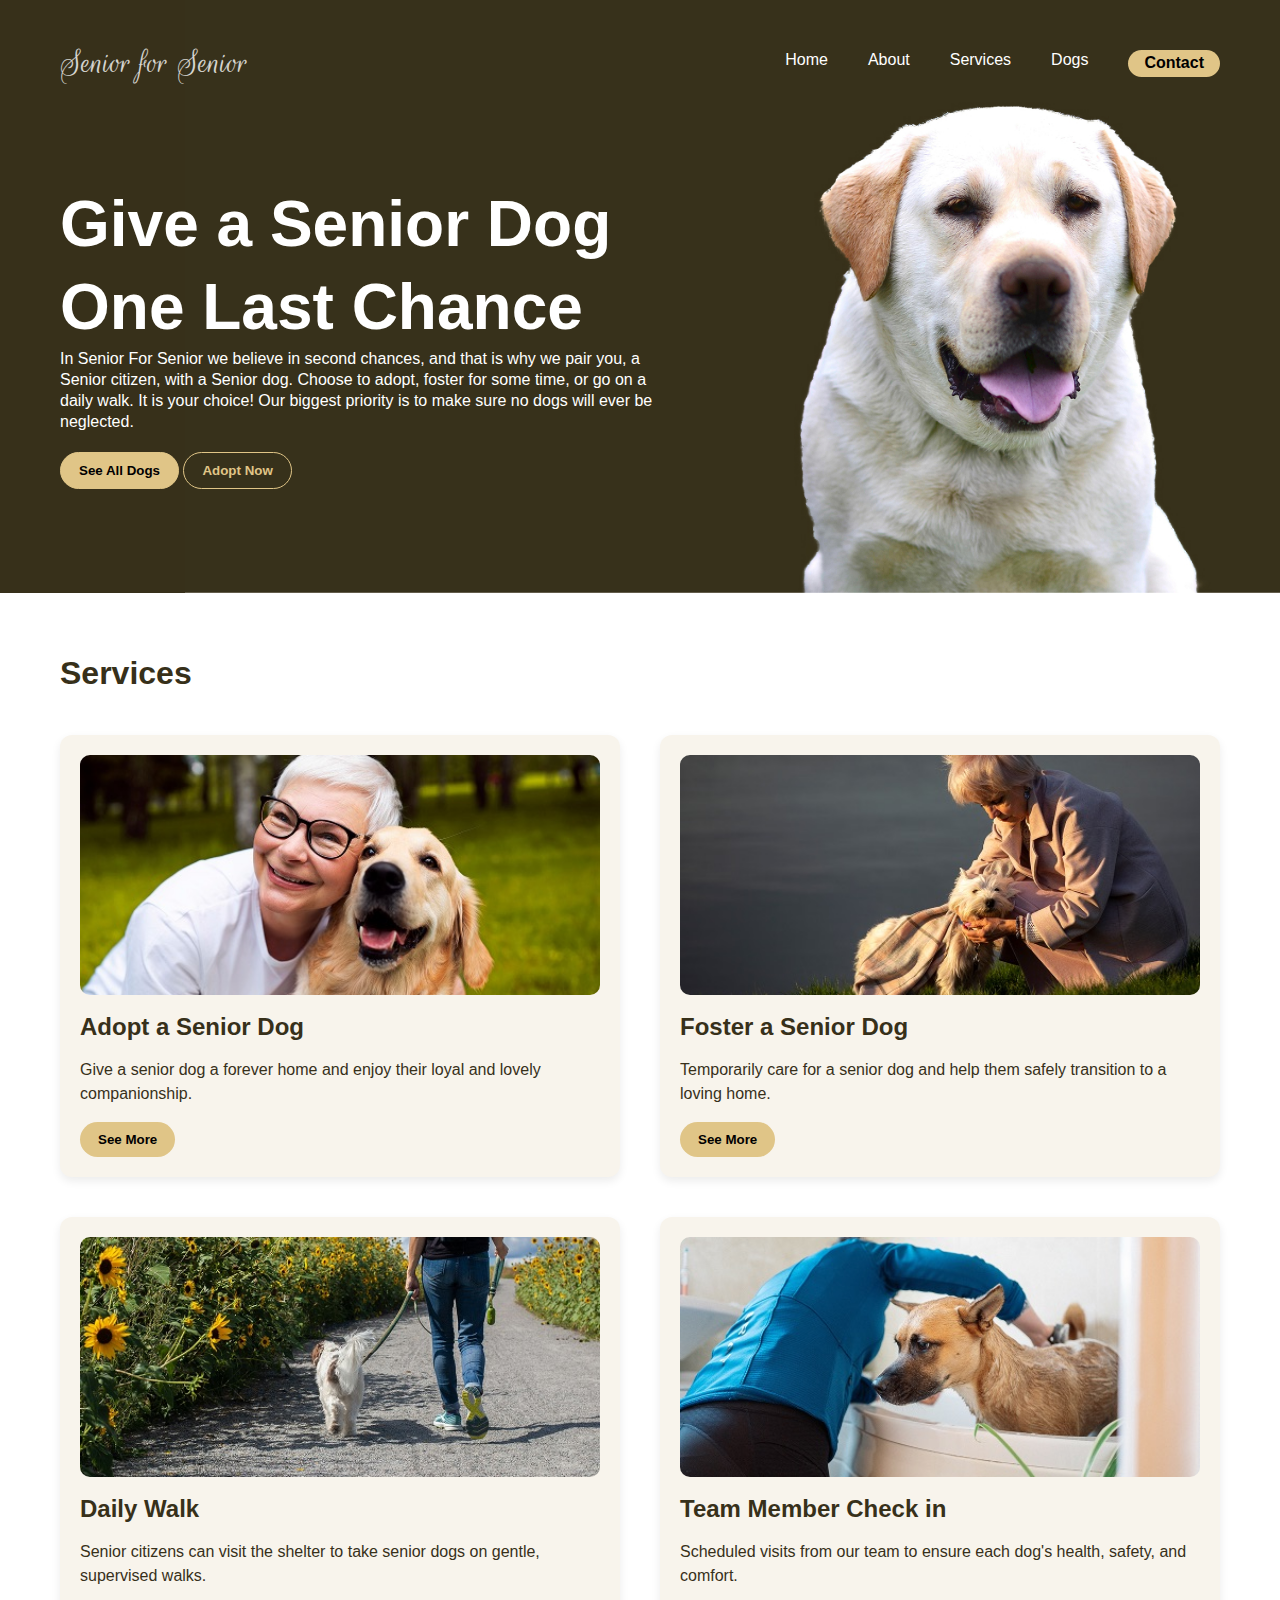
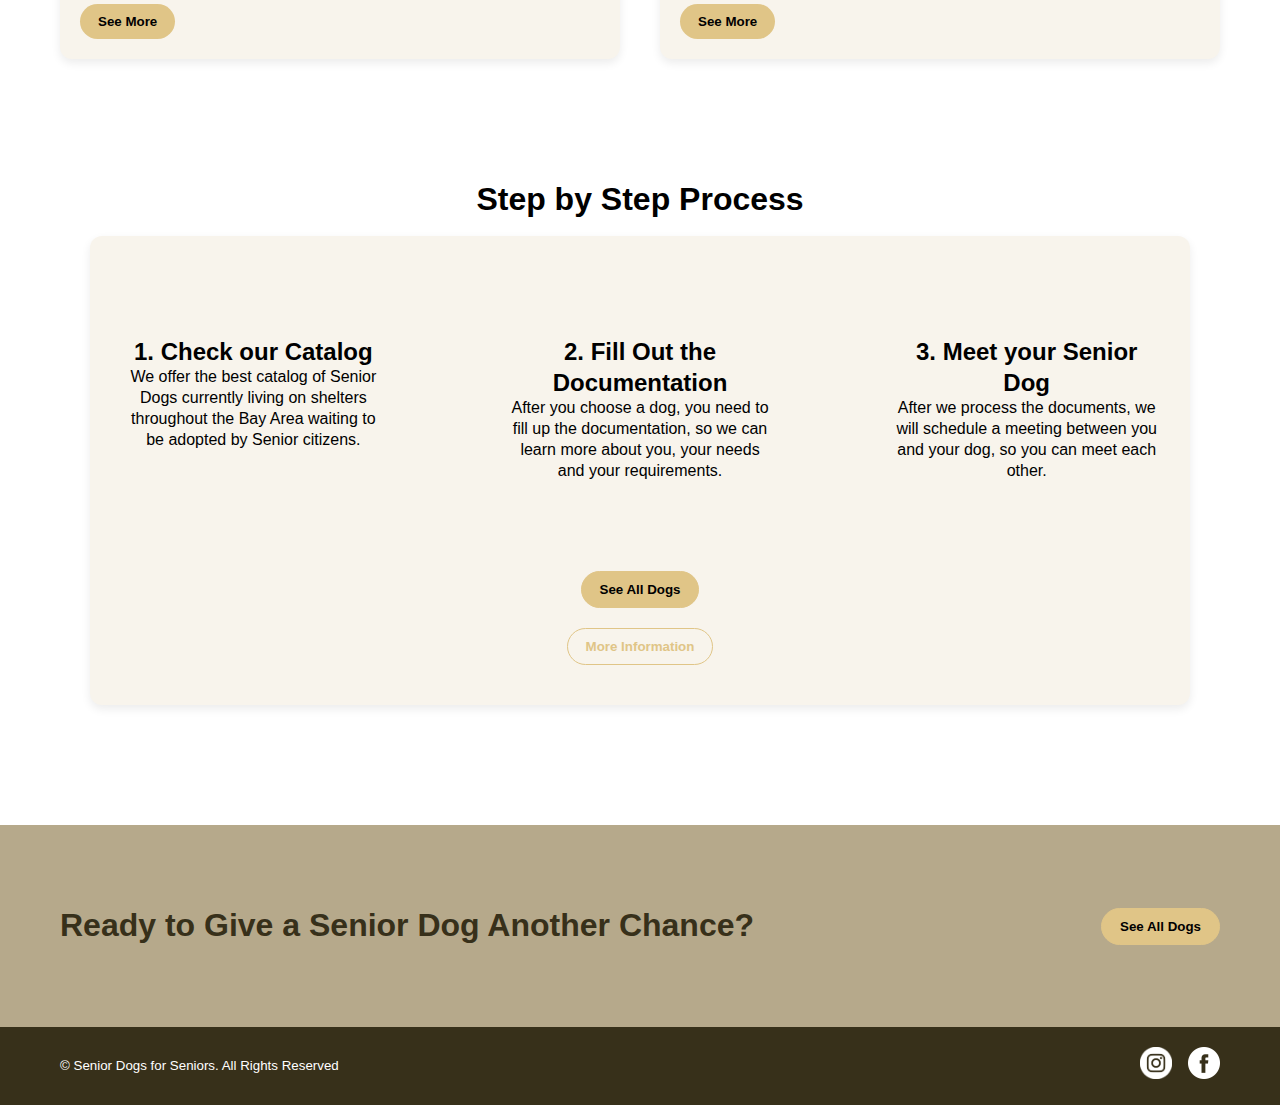
<file: index.html>
<!DOCTYPE html>
<html lang="en">
<head>
  <meta charset="UTF-8">
  <meta name="viewport" content="width=device-width, initial-scale=1.0">
  <link rel="stylesheet" href="styles.css">
  <link href="https://fonts.googleapis.com/css2?family=Rouge+Script&display=swap" rel="stylesheet">
  <title>Senior for Senior</title>
</head>
<body>
  <header>
    <div class="header-content">
      
      <div class="top-header">
        <p><a href="index.html">Senior for Senior</a></p>
        <ul class="navigation">
          <li><a href="index.html">Home</a></li>
          <li><a href="about.html">About</a></li>
          <li><a href="services.html">Services</a></li>
          <li><a href="dogs.html">Dogs</a></li>
          <li><a href="contact.html" class="contact-button">Contact</a></li>

        </ul>
      </div>
      
  
      <div class="bottom-header">
        <h1>Give a Senior Dog <br>One Last Chance</h1>
        <p>In Senior For Senior we believe in second chances, and that is why we pair you, a Senior citizen, with a Senior dog. Choose to adopt, foster for some time, or go on a daily walk. It is your choice! Our biggest priority is to make sure no dogs will ever be neglected.</p>
        <div class="header-buttons">
          <button class="see-all-dogs" onclick="window.location.href='dogs.html'">See All Dogs</button>
          <button class="adopt-now" onclick="window.location.href='contact.html'">Adopt Now</button>

        </div>
      </div>
    </div>
  </header>
  
  <main>

    <div class="services-main-box">
      <h2>Services</h2>

        <div class="services-grid">

          <div class="service-container">
            <img src="images/adopt-senior.jpeg" alt="Senior female with a senior dog smiling">
            <h3>Adopt a Senior Dog</h3>
            <p>Give a senior dog a forever home and enjoy their loyal and lovely companionship.</p>
            <button class="see-more">See More</button>
          </div>

          <div class="service-container">
            <img src="images/foster-senior.jpeg" alt="Senior female playing with a senior dog">
            <h3>Foster a Senior Dog</h3>
            <p>Temporarily care for a senior dog and help them safely transition to a loving home.</p>
            <button class="see-more">See More</button>
          </div>

          <div class="service-container">
            <img src="images/daily-walk.jpeg" alt="person walking with a dog">
            <h3>Daily Walk</h3>
            <p>Senior citizens can visit the shelter to take senior dogs on gentle, supervised walks.</p>
            <button class="see-more">See More</button>
          </div>

          <div class="service-container">
            <img src="images/team-member-check-in.jpeg" alt="person showering a dog on a bathtub">
            <h3>Team Member Check in </h3>
            <p>Scheduled visits from our team to ensure each dog's health, safety, and comfort.</p>
            <button class="see-more">See More</button>
          </div>
        </div>

    </div>

    <div class="process-box">
      <h2>Step by Step Process</h2>
    
      <div class="process-container">

        <div class="process-flex">
          <div class="process-table">
            <h3>1. Check our Catalog</h3>
            <p>We offer the best catalog of Senior Dogs currently living on shelters throughout the Bay Area waiting to be adopted by Senior citizens.</p>
          </div>
    
         <div class="process-table">
            <h3>2. Fill Out the Documentation</h3>
            <p>After you choose a dog, you need to fill up the documentation, so we can learn more about you, your needs and your requirements.</p>
          </div>
    
          <div class="process-table">
            <h3>3. Meet your Senior Dog</h3>
            <p>After we process the documents, we will schedule a meeting between you and your dog, so you can meet each other.</p>
          </div>
      </div>
    
      <div class="process-buttons">
        <button class="see-all-dogs" onclick="window.location.href='dogs.html'">See All Dogs</button>
        <button class="more-information" onclick="window.location.href='contact.html'">More Information</button>
      </div>
  
    </div>
    
    
  </main>

  <footer>
    <div class="top-footer">
      <div class="footer-container">
        <h2>Ready to Give a Senior Dog Another Chance?</h2>
        <button class="see-all-dogs" onclick="window.location.href='dogs.html'">See All Dogs</button>

      </div>
    </div>
  
    <div class="bottom-footer">
      <div class="footer-container">
        <small>&copy; Senior Dogs for Seniors. All Rights Reserved</small>
        <div class="social-icons">
          <a href="https://www.instagram.com/" target="_blank" class="social-link">
            <img src="images/instagram_white.png" alt="instagram logo">
          </a>
          <a href="https://www.facebook.com/" target="_blank" class="social-link">
            <img src="images/facebook_white.png" alt="facebook logo">
          </a>
        </div>
      </div>
    </div>
    
  </footer>  
</body>
</html>
</file>
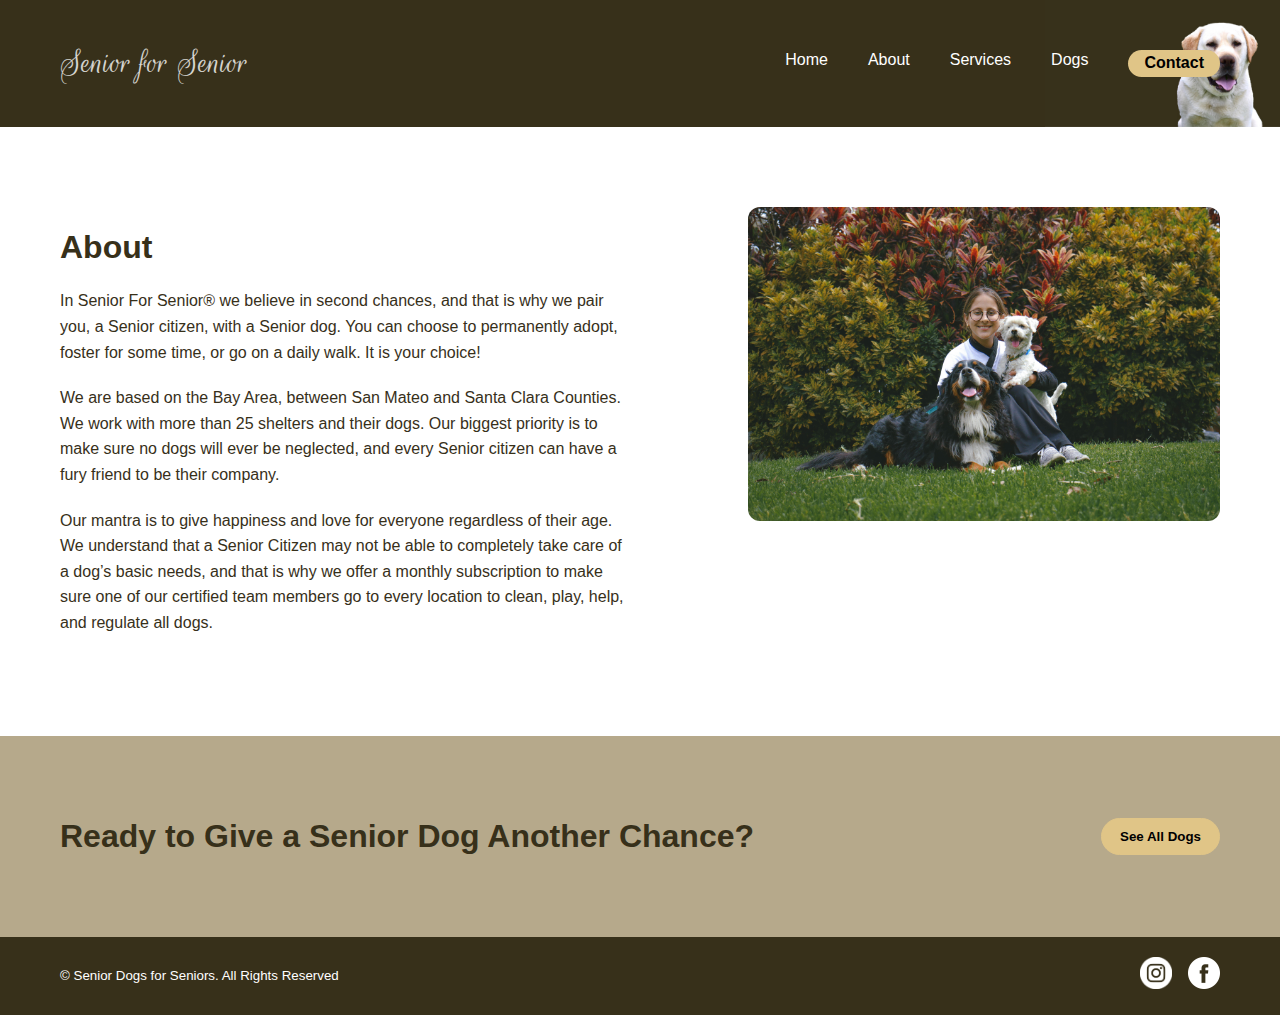
<file: about.html>
<!DOCTYPE html>
<html lang="en">
<head>
  <meta charset="UTF-8">
  <meta name="viewport" content="width=device-width, initial-scale=1.0">
  <link rel="stylesheet" href="styles.css">
  <link href="https://fonts.googleapis.com/css2?family=Rouge+Script&display=swap" rel="stylesheet">
  <title>About</title>
</head>
<body>
  <header>
    <div class="header-content">
      
      <div class="top-header">
        <p><a href="index.html">Senior for Senior</a></p>
        <ul class="navigation">
          <li><a href="index.html">Home</a></li>
          <li><a href="about.html">About</a></li>
          <li><a href="services.html">Services</a></li>
          <li><a href="dogs.html">Dogs</a></li>
          <li><a href="contact.html" class="contact-button">Contact</a></li>
        </ul>
      </div>
    </div>
  </header>

  <main>

    <div class="about-main-container">

      <div class="about-info">
        <h2>About</h2>
        <p>In Senior For Senior® we believe in second chances, and that is why we pair you, a Senior citizen, with a Senior dog. You can choose to permanently adopt, foster for some time, or go on a daily walk. It is your choice!</p>
        <p>We are based on the Bay Area, between San Mateo and Santa Clara Counties. We work with more than 25 shelters and their dogs. Our biggest priority is to make sure no dogs will ever be neglected, and every Senior citizen can have a fury friend to be their company. </p>
        <p>Our mantra is to give happiness and love for everyone regardless of their age. We understand that a Senior Citizen may not be able to completely take care of a dog’s basic needs, and that is why we offer a monthly subscription to make sure one of our certified team members go to every location to clean, play, help, and regulate all dogs. </p>
      </div>
        <div class="about-image">
          <img src="images/about-image.jpg" alt="women with dogs">
        </div>

    </div>
  </main>

  <footer>
    <div class="top-footer">
      <div class="footer-container">
        <h2>Ready to Give a Senior Dog Another Chance?</h2>
        <button class="see-all-dogs">See All Dogs</button>
      </div>
    </div>
  
    <div class="bottom-footer">
      <div class="footer-container">
        <small>&copy; Senior Dogs for Seniors. All Rights Reserved</small>
        <div class="social-icons">
          <a href="https://www.instagram.com/" target="_blank" class="social-link">
            <img src="images/instagram_white.png" alt="instagram logo">
          </a>
          <a href="https://www.facebook.com/" target="_blank" class="social-link">
            <img src="images/facebook_white.png" alt="facebook logo">
          </a>
        </div>
      </div>
    </div>
    
  </footer>  

  
</body>
</html>
</file>
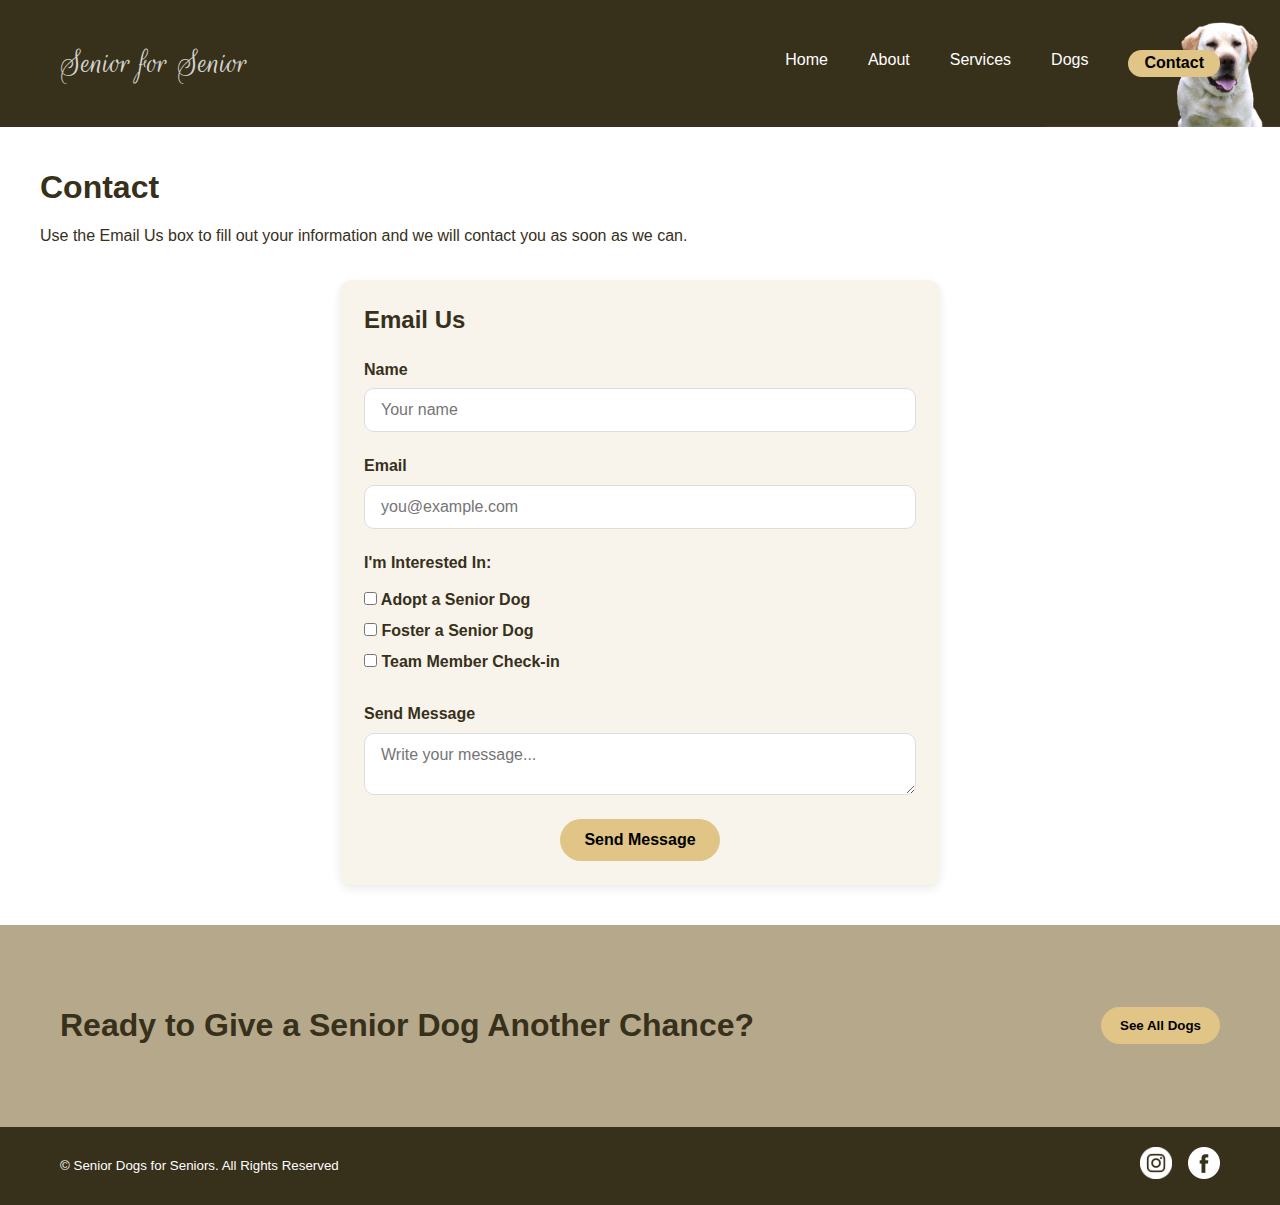
<file: contact.html>
<!DOCTYPE html>
<html lang="en">
<head>
  <meta charset="UTF-8">
  <meta name="viewport" content="width=device-width, initial-scale=1.0">
  <link rel="stylesheet" href="styles.css">
  <link href="https://fonts.googleapis.com/css2?family=Rouge+Script&display=swap" rel="stylesheet">
  <title>Contact</title>
</head>
<body>
  <header>
    <div class="header-content">
      
      <div class="top-header">
        <p><a href="index.html">Senior for Senior</a></p>
        <ul class="navigation">
          <li><a href="index.html">Home</a></li>
          <li><a href="about.html">About</a></li>
          <li><a href="services.html">Services</a></li>
          <li><a href="dogs.html">Dogs</a></li>
          <li><a href="contact.html" class="contact-button">Contact</a></li>
        </ul>
      </div>
    </div>
  </header>

  <main>
    
    <div class="contact-main-container">
      <h2>Contact</h2>
      <p>Use the Email Us box to fill out your information and we will contact you as soon as we can. </p>

      <form class="contact-card" id="contactForm" action="#" method="post" novalidate>
        <h3>Email Us</h3>

        <div class="field">
          <label for="name">Name</label>
          <input id="name" name="name" type="text" placeholder="Your name" required />
        </div>

        <div class="field">
          <label for="email">Email</label>
          <input id="email" name="email" type="email" placeholder="you@example.com" required />
        </div>

        <div class="field">
          <label>I'm Interested In:</label>
        
          <div class="checkbox-group">
            <label>
              <input type="checkbox" name="interest" value="adopt">
              Adopt a Senior Dog
            </label>
        
            <label>
              <input type="checkbox" name="interest" value="foster">
              Foster a Senior Dog
            </label>
        
            <label>
              <input type="checkbox" name="interest" value="team">
              Team Member Check-in
            </label>
          </div>
        </div>

        <div class="field">
          <label for="message">Send Message</label>
          <textarea id="message" name="message" placeholder="Write your message..." required></textarea>
        </div>

        <div class="actions">
          <button class="send-message" type="submit">Send Message</button>
        </div>

      </form>

    </div>

  </main>
  
  <footer>
    <div class="top-footer">
      <div class="footer-container">
        <h2>Ready to Give a Senior Dog Another Chance?</h2>
        <button class="see-all-dogs" onclick="window.location.href='dogs.html'">See All Dogs</button>

      </div>
    </div>
  
    <div class="bottom-footer">
      <div class="footer-container">
        <small>&copy; Senior Dogs for Seniors. All Rights Reserved</small>
        <div class="social-icons">
          <a href="https://www.instagram.com/" target="_blank" class="social-link">
            <img src="images/instagram_white.png" alt="instagram logo">
          </a>
          <a href="https://www.facebook.com/" target="_blank" class="social-link">
            <img src="images/facebook_white.png" alt="facebook logo">
          </a>
        </div>
      </div>
    </div>
    
  </footer> 


</body>
</html>
</file>
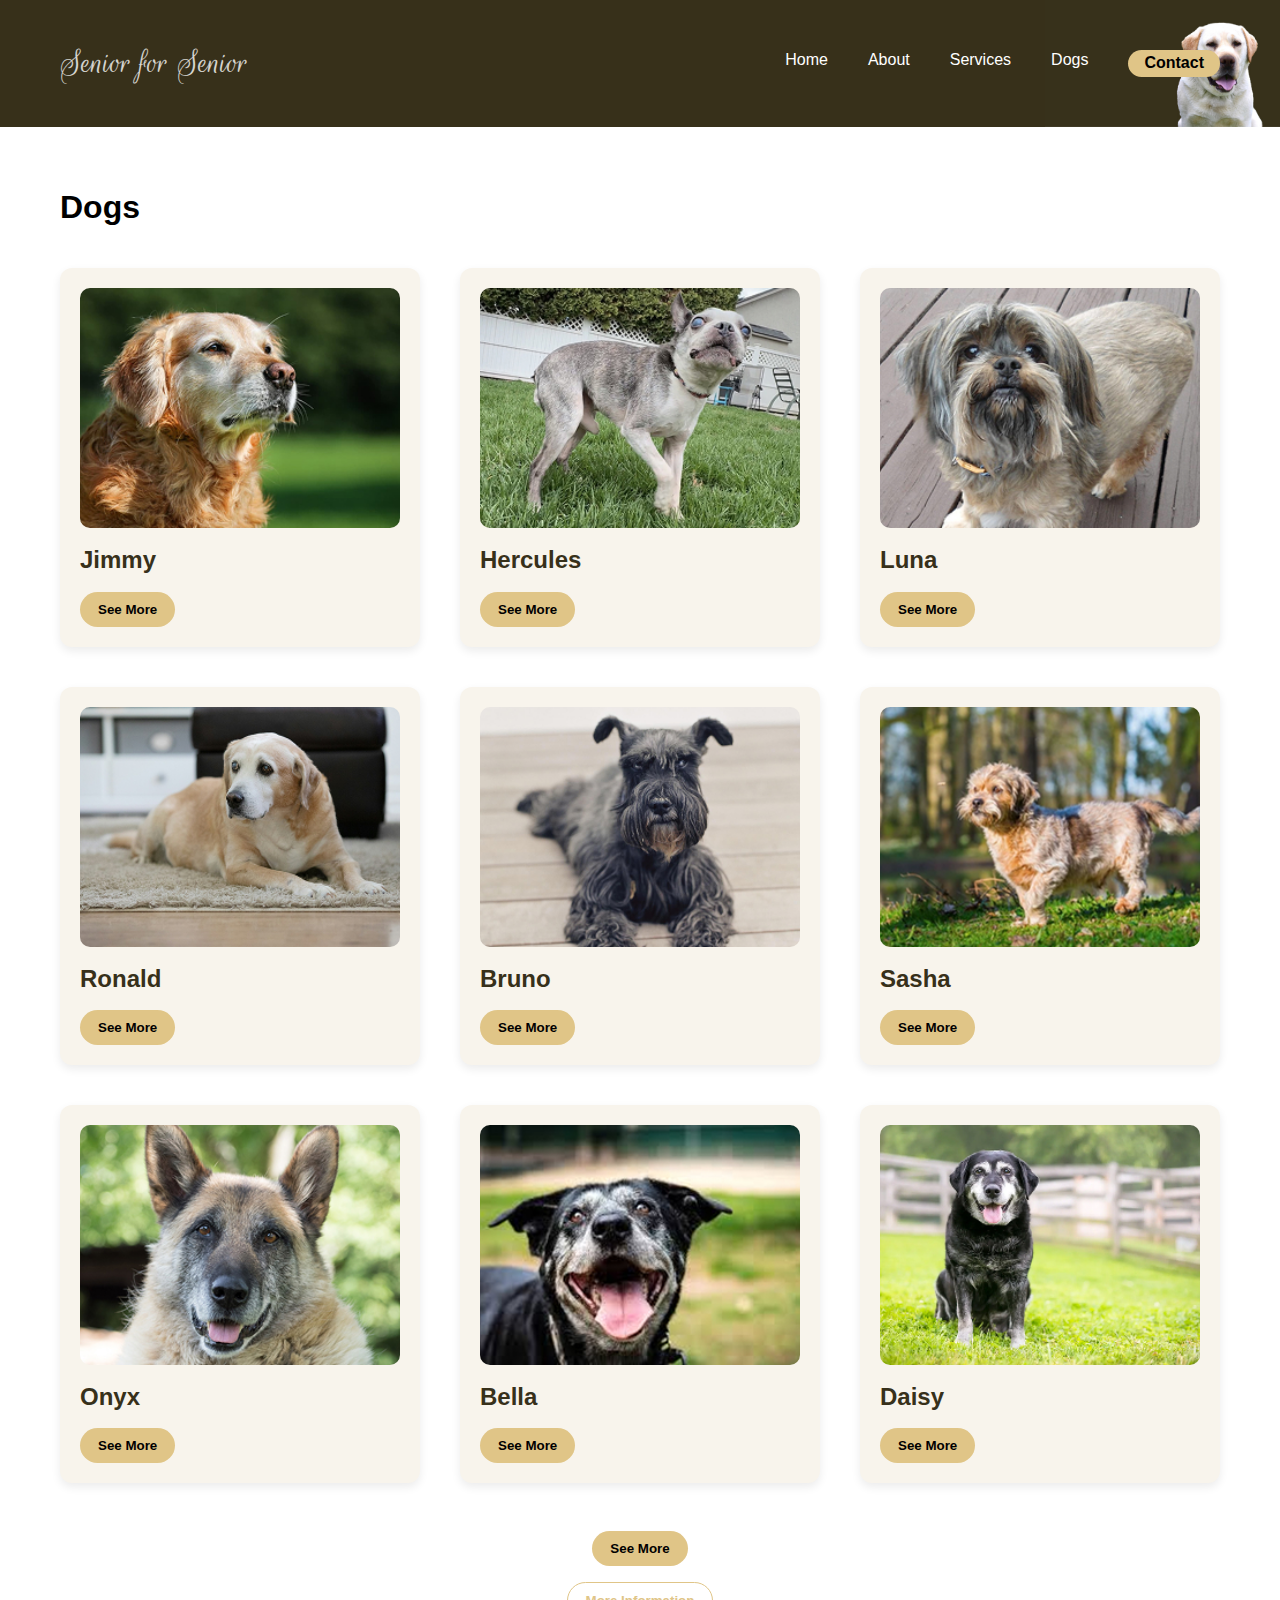
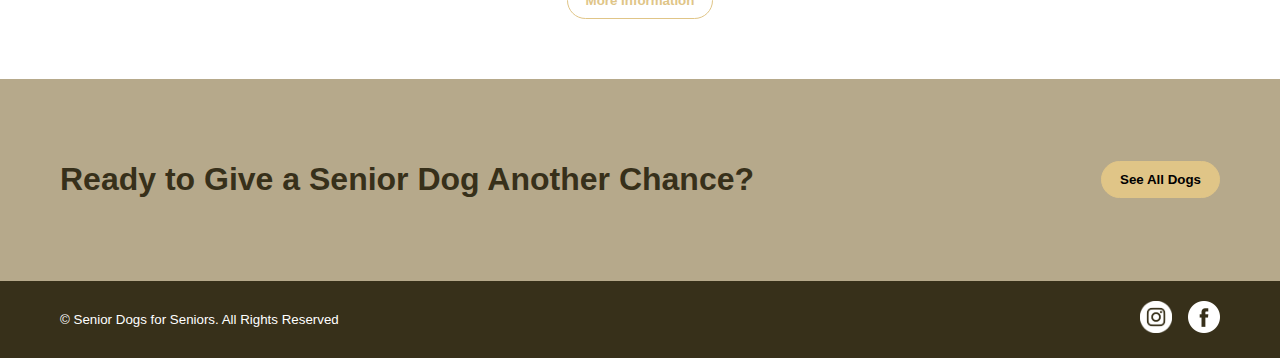
<file: dogs.html>
<!DOCTYPE html>
<html lang="en">
<head>
  <meta charset="UTF-8">
  <meta name="viewport" content="width=device-width, initial-scale=1.0">
  <link rel="stylesheet" href="styles.css">
  <link href="https://fonts.googleapis.com/css2?family=Rouge+Script&display=swap" rel="stylesheet">
  <title>Dogs</title>
</head>
<body>
  <header>
    <div class="header-content">
      
      <div class="top-header">
        <p><a href="index.html">Senior for Senior</a></p>
        <ul class="navigation">
          <li><a href="index.html">Home</a></li>
          <li><a href="about.html">About</a></li>
          <li><a href="services.html">Services</a></li>
          <li><a href="dogs.html">Dogs</a></li>
          <li><a href="contact.html" class="contact-button">Contact</a></li>
        </ul>
      </div>
    </div>
  </header>

  <main>
    <div class="dogs-main-box">
      <h2>Dogs</h2>
      <div class="dog-grid-main">

        <div class="dogs-individual-box">
          <img src="images/jimmy.jpg" alt="Dog looking at horizon">
          <h3>Jimmy</h3>
          <button class="see-more">See More</button>
          <div class="dog-info">
            <p>Jimmy is a 7-year-old golden retriever. Friendly and loves long walks.</p>
          </div>
        </div>
        
        <div class="dogs-individual-box">
          <img src="images/hercules.jpg" alt="Dog looking at the camera">
          <h3>Hercules</h3>
          <button class="see-more">See More</button>
          <div class="dog-info">
            <p>Hercules is a 7-year-old bulldog mix. Calm, loves cuddles, great with kids.</p>
          </div>
        </div>
        
        <div class="dogs-individual-box">
          <img src="images/luna.jpg" alt="Hairy dog looking at the camera">
          <h3>Luna</h3>
          <button class="see-more">See More</button>
          <div class="dog-info">
            <p>Luna is a 5-year-old Shih Tzu. Energetic, playful, and loves toys.</p>
          </div>
        </div>
        
        <div class="dogs-individual-box">
          <img src="images/ronald.jpg" alt="Dog looking the other way">
          <h3>Ronald</h3>
          <button class="see-more">See More</button>
          <div class="dog-info">
            <p>Ronald is a 6-year-old lab. Gentle, loves swimming and fetch.</p>
          </div>
        </div>
        
        <div class="dogs-individual-box">
          <img src="images/bruno.jpg" alt="Senior dog looking at the camera">
          <h3>Bruno</h3>
          <button class="see-more">See More</button>
          <div class="dog-info">
            <p>Bruno is a 6-year-old Schnauzer. Calm and perfect for a quiet home.</p>
          </div>
        </div>
        
        <div class="dogs-individual-box">
          <img src="images/sasha.jpg" alt="Small dog looking at the horizon">
          <h3>Sasha</h3>
          <button class="see-more">See More</button>
          <div class="dog-info">
            <p>Sasha is a 7-year-old small breed. Friendly, loves attention, easy to train.</p>
          </div>
        </div>
        
        <div class="dogs-individual-box">
          <img src="images/Onyx.jpg" alt="Big dog looking at the camera">
          <h3>Onyx</h3>
          <button class="see-more">See More</button>
          <div class="dog-info">
            <p>Onyx is a 7-year-old German Shepherd. Active and loves outdoor adventures.</p>
          </div>
        </div>
        
        <div class="dogs-individual-box">
          <img src="images/bella.jpg" alt="Dog smiling at the camera">
          <h3>Bella</h3>
          <button class="see-more">See More</button>
          <div class="dog-info">
            <p>Bella is a 8-year-old mix. Sweet, affectionate, great with families.</p>
          </div>
        </div>
        
        <div class="dogs-individual-box">
          <img src="images/daisy.jpg" alt="Senior dog with its tongue out">
          <h3>Daisy</h3>
          <button class="see-more">See More</button>
          <div class="dog-info">
            <p>Daisy is an 8-year-old senior. Calm, loves relaxing and being pampered.</p>
          </div>
        </div>
      </div>

      <div class="dogs-buttons">
        <button class="see-more" onclick="window.location.href='contact.html'">See More</button>
        <button class="more-information" onclick="window.location.href='contact.html'">More Information</button>
      </div>
    </div>
  </main>

  <footer>
    <div class="top-footer">
      <div class="footer-container">
        <h2>Ready to Give a Senior Dog Another Chance?</h2>
        <button class="see-all-dogs" onclick="window.location.href='dogs.html'">See All Dogs</button>

      </div>
    </div>
  
    <div class="bottom-footer">
      <div class="footer-container">
        <small>&copy; Senior Dogs for Seniors. All Rights Reserved</small>
        <div class="social-icons">
          <a href="https://www.instagram.com/" target="_blank" class="social-link">
            <img src="images/instagram_white.png" alt="instagram logo">
          </a>
          <a href="https://www.facebook.com/" target="_blank" class="social-link">
            <img src="images/facebook_white.png" alt="facebook logo">
          </a>
        </div>
      </div>
    </div>
    
  </footer> 


  <script>

    const dogCards = document.querySelectorAll('.dogs-individual-box');
  
    dogCards.forEach(card => {
      const button = card.querySelector('.see-more');
      const info = card.querySelector('.dog-info');
  
      button.addEventListener('click', () => {
        info.style.display = info.style.display === 'block' ? 'none' : 'block';
        button.textContent = info.style.display === 'block' ? 'See Less' : 'See More';
      });
    });
  </script>
  
</body>
</html>
</file>
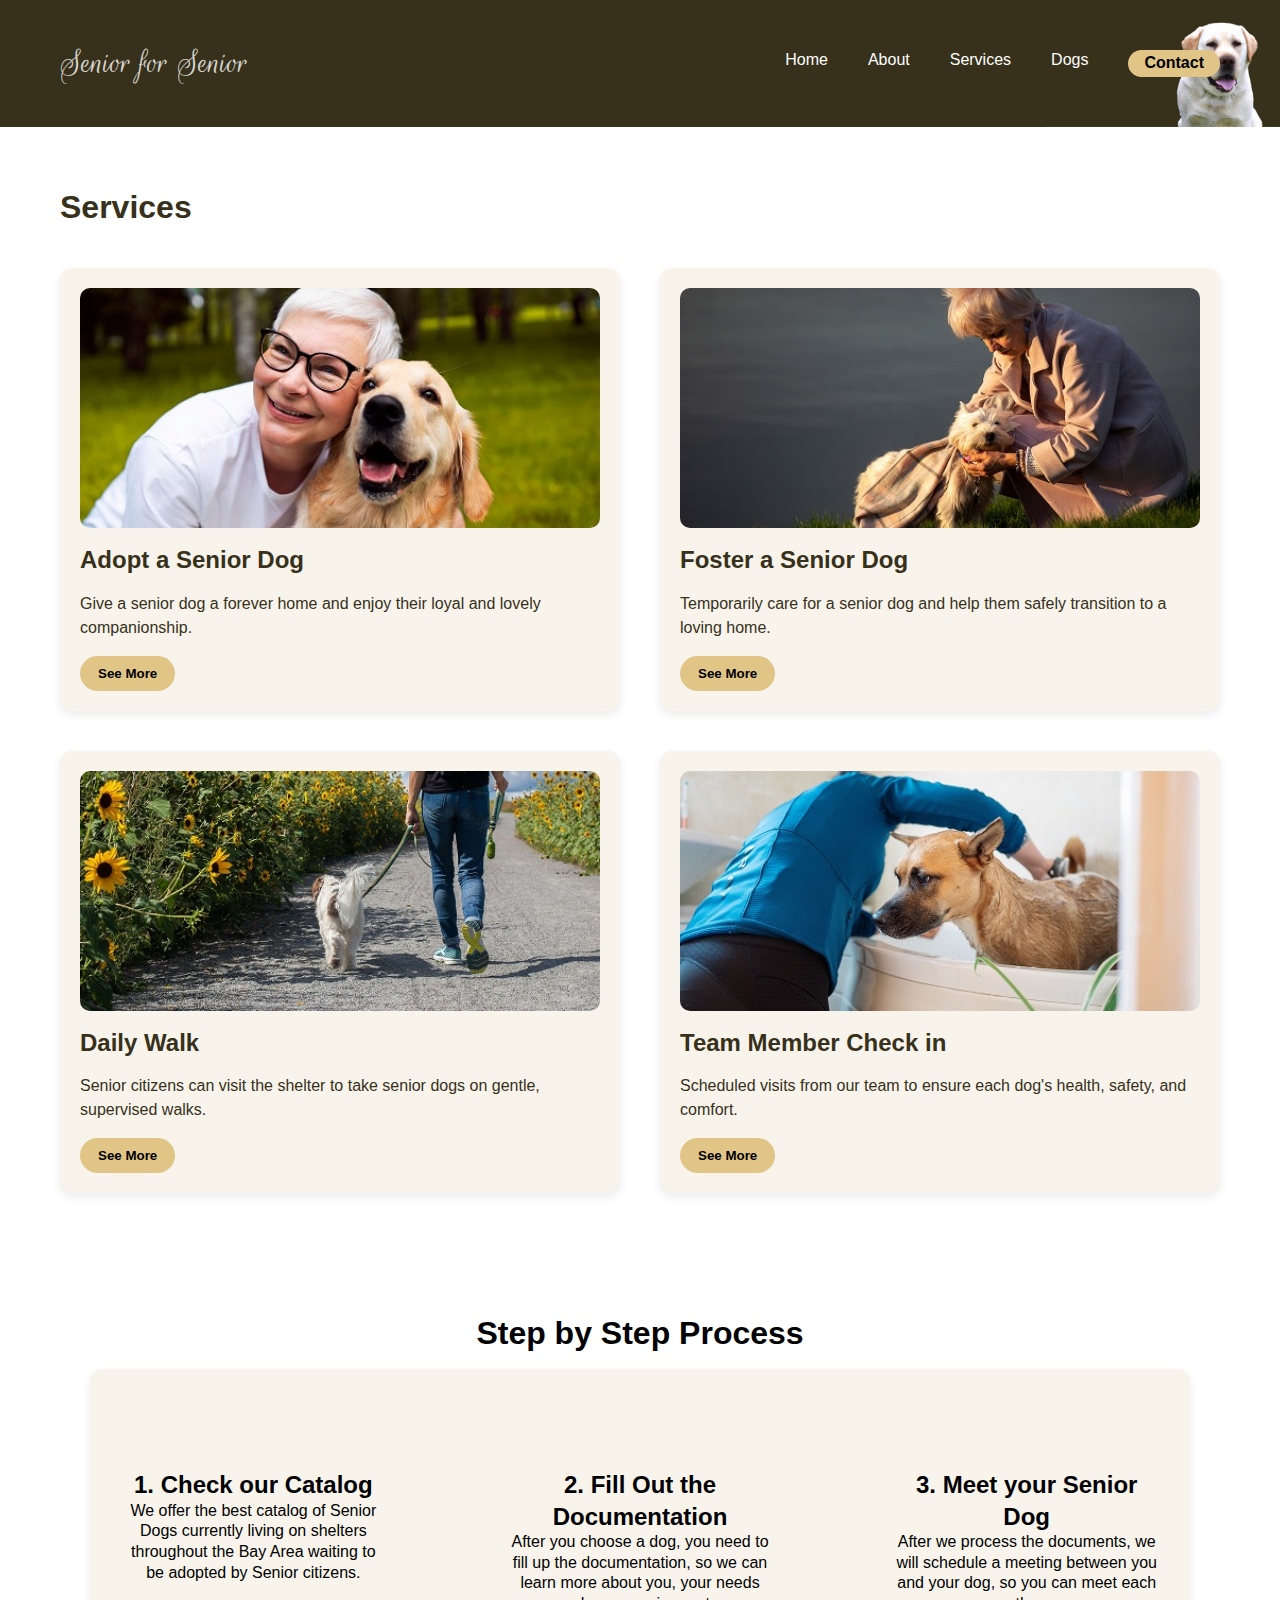
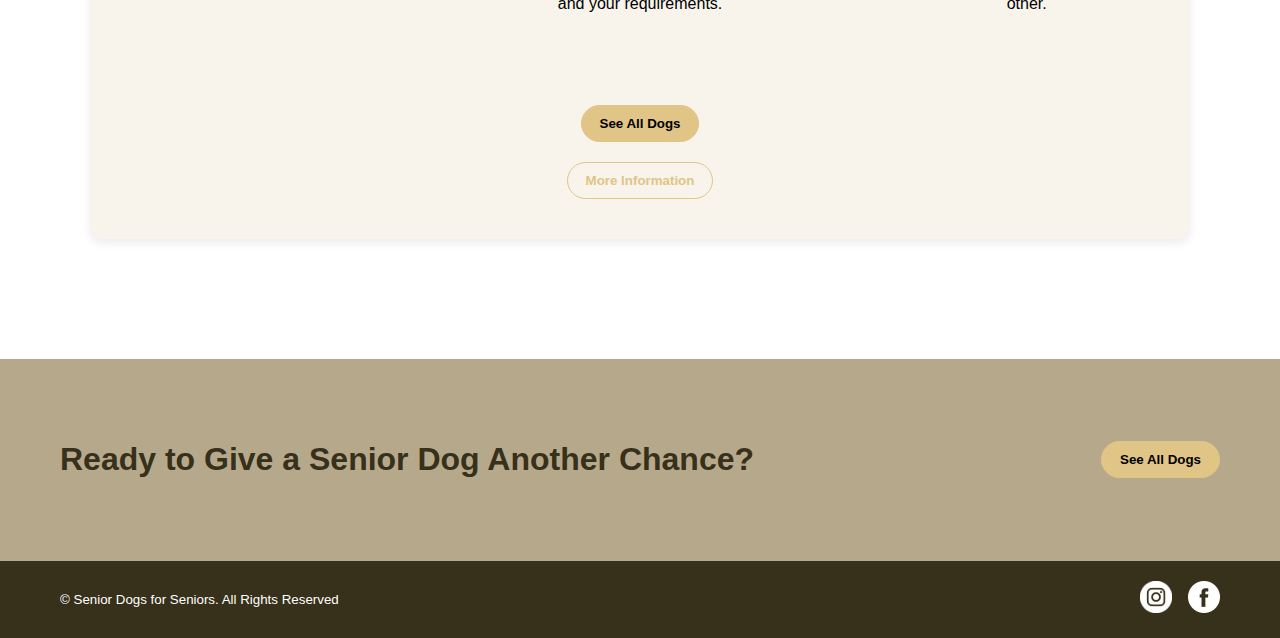
<file: services.html>
<!DOCTYPE html>
<html lang="en">
<head>
  <meta charset="UTF-8">
  <meta name="viewport" content="width=device-width, initial-scale=1.0">
  <link rel="stylesheet" href="styles.css">
  <link href="https://fonts.googleapis.com/css2?family=Rouge+Script&display=swap" rel="stylesheet">
  <title>Services</title>
</head>
<body>
  <header>
    <div class="header-content">
      
      <div class="top-header">
        <p><a href="index.html">Senior for Senior</a></p>
        <ul class="navigation">
          <li><a href="index.html">Home</a></li>
          <li><a href="about.html">About</a></li>
          <li><a href="services.html">Services</a></li>
          <li><a href="dogs.html">Dogs</a></li>
          <li><a href="contact.html" class="contact-button">Contact</a></li>
        </ul>
      </div>
    </div>
  </header>
  <main>

    <div class="services-main-box">
      <h2>Services</h2>

        <div class="services-grid">

          <div class="service-container">
            <img src="images/adopt-senior.jpeg" alt="Senior female with a senior dog smiling">
            <h3>Adopt a Senior Dog</h3>
            <p>Give a senior dog a forever home and enjoy their loyal and lovely companionship.</p>
            <button class="see-more">See More</button>
          </div>

          <div class="service-container">
            <img src="images/foster-senior.jpeg" alt="Senior female playing with a senior dog">
            <h3>Foster a Senior Dog</h3>
            <p>Temporarily care for a senior dog and help them safely transition to a loving home.</p>
            <button class="see-more">See More</button>
          </div>

          <div class="service-container">
            <img src="images/daily-walk.jpeg" alt="person walking with a dog">
            <h3>Daily Walk</h3>
            <p>Senior citizens can visit the shelter to take senior dogs on gentle, supervised walks.</p>
            <button class="see-more">See More</button>
          </div>

          <div class="service-container">
            <img src="images/team-member-check-in.jpeg" alt="person showering a dog on a bathtub">
            <h3>Team Member Check in </h3>
            <p>Scheduled visits from our team to ensure each dog's health, safety, and comfort.</p>
            <button class="see-more">See More</button>
          </div>
        </div>

    </div>

    <div class="process-box">
      <h2>Step by Step Process</h2>
    
      <div class="process-container">

        <div class="process-flex">
          <div class="process-table">
            <h3>1. Check our Catalog</h3>
            <p>We offer the best catalog of Senior Dogs currently living on shelters throughout the Bay Area waiting to be adopted by Senior citizens.</p>
          </div>
    
         <div class="process-table">
            <h3>2. Fill Out the Documentation</h3>
            <p>After you choose a dog, you need to fill up the documentation, so we can learn more about you, your needs and your requirements.</p>
          </div>
    
          <div class="process-table">
            <h3>3. Meet your Senior Dog</h3>
            <p>After we process the documents, we will schedule a meeting between you and your dog, so you can meet each other.</p>
          </div>
      </div>
    
      <div class="process-buttons">
        <button class="see-all-dogs" onclick="window.location.href='dogs.html'">See All Dogs</button>
        <button class="more-information" onclick="window.location.href='contact.html'">More Information</button>
      </div>
  
    </div>
    
    
  </main>

  <footer>
    <div class="top-footer">
      <div class="footer-container">
        <h2>Ready to Give a Senior Dog Another Chance?</h2>
        <button class="see-all-dogs" onclick="window.location.href='dogs.html'">See All Dogs</button>

      </div>
    </div>
  
    <div class="bottom-footer">
      <div class="footer-container">
        <small>&copy; Senior Dogs for Seniors. All Rights Reserved</small>
        <div class="social-icons">
          <a href="https://www.instagram.com/" target="_blank" class="social-link">
            <img src="images/instagram_white.png" alt="instagram logo">
          </a>
          <a href="https://www.facebook.com/" target="_blank" class="social-link">
            <img src="images/facebook_white.png" alt="facebook logo">
          </a>
        </div>
      </div>
    </div>
    
  </footer> 

</body>
</html>
</file>
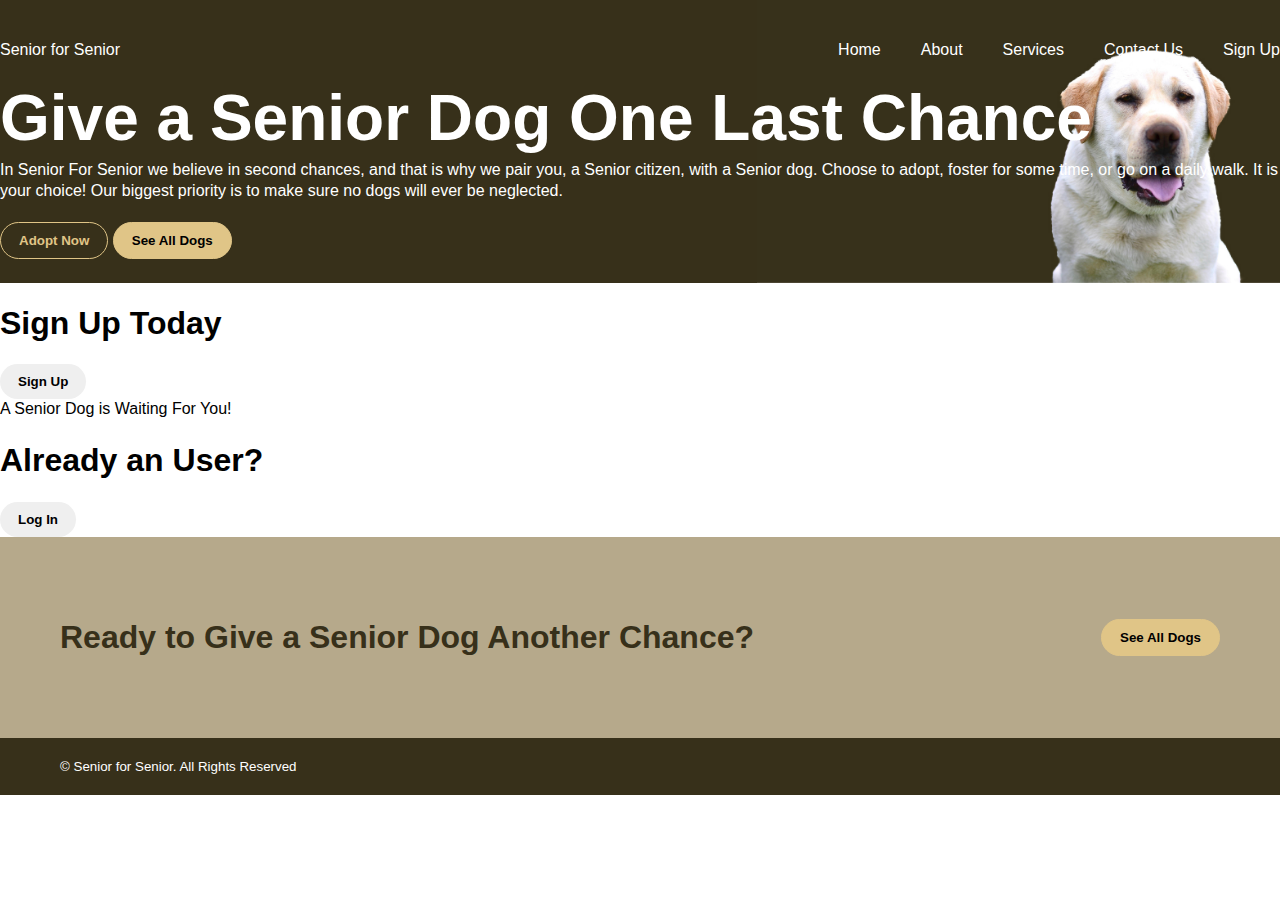
<file: signup.html>
<!DOCTYPE html>
<html lang="en">
<head>
  <meta charset="UTF-8">
  <meta name="viewport" content="width=device-width, initial-scale=1.0">
  <link rel="stylesheet" href="styles.css">
  <link href="https://fonts.googleapis.com/css2?family=Rouge+Script&display=swap" rel="stylesheet">
  <title>Sign Up</title>
</head>
<body>
  <header>
    <div class="top-header">
      <p>Senior for Senior</p>
      <ul class="navigation">
        <li><a href="index.html">Home</a></li>
        <li><a href="about.html">About</a></li>
        <li><a href="services.html">Services</a></li>
        <li><a href="contact.html">Contact Us</a></li>
        <li><a href="signup.html">Sign Up</a></li>
      </ul>
    </div>

    <h1>Give a Senior Dog One Last Chance</h1>
    <p>In Senior For Senior we believe in second chances, and that is why we pair you, a Senior citizen, with a Senior dog.  Choose to  adopt, foster for some time, or go on a daily walk. It is your choice! Our biggest priority is to make sure no dogs will ever be neglected.</p>
    <div class="header-buttons">
      <button class="adopt-now">Adopt Now</button>
      <button class="see-all-dogs">See All Dogs</button>
    </div>
  
  </header>

  <main>
    <div class="sign-up-main-container">
      <h2>Sign Up Today</h2>
      <button class="sign-up">Sign Up</button>
      <p>A Senior Dog is Waiting For You!</p>

      <h2>Already an User? </h2>
      <button class="log-in">Log In</button>

    </div>


  </main>


  <footer>
    <div class="top-footer">
      <div class="footer-container">
        <h2>Ready to Give a Senior Dog Another Chance?</h2>
        <button class="see-all-dogs">See All Dogs</button>
      </div>
    </div>
  
    <div class="bottom-footer">
      <div class="footer-container">
        <small>&copy; Senior for Senior. All Rights Reserved</small>
      </div>
    </div>
  </footer>



</body>
</html>
</file>
<file: styles.css>
* {
  margin: 0;
  padding: 0;
  box-sizing: border-box;
}

body {
  font-family: Arial, Helvetica, sans-serif;
  line-height: 1.3;
  font-size: 1rem;
}

header {
  background-color: #37301A;
  color: white;
  background-image: url(images/banner-dog.jpg);
  background-size: contain;
  background-repeat: no-repeat;
  background-position: right bottom;
  padding: 1.5rem 0;
  position: relative;
}

.header-content {
  padding: 0 3.75rem;
  margin: 0 auto;
}

.top-header {
  display: flex;
  justify-content: space-between;
  align-items: center;
  padding: 1rem 0;
  background-color: transparent;
}

.top-header p a {
  font-family: 'Rouge Script', cursive;
  font-size: 2.25rem;
  color: #fff;
  text-decoration: none;
  opacity: 0.8;
  transition: opacity 0.3s ease;
}

.bottom-header {
  padding: 5rem 0;
  max-width: 37.5rem;
  margin: 0;
}

/* NAVIGATION */
.navigation {
  list-style: none;
  display: flex;
  gap: 2.5rem;
  justify-content: flex-start;
  padding: 0;
  margin: 0;
}

.navigation li {
  display: inline-block;
}

.navigation a {
  color: white;
  text-decoration: none;
  transition: color 0.3s ease, opacity 0.3s ease;
  cursor: pointer;
}

.navigation a:hover {
  color: #E0C587;
  opacity: 2;

}

/* BUTTONS */
button {
  padding: 0.625rem 1.125rem;
  border-radius: 999px;
  border: none;
  font-weight: 600;
  cursor: pointer;
  transition: opacity 0.2s ease;
}

.contact-button {
  display: inline-block;      
  padding: 0.2rem 1rem;
  background-color: #E0C587;
  color: black !important;            
  text-decoration: none;      
  border-radius: 999px;   
  font-weight: 600;
  transition: opacity 0.3s ease;
  cursor: pointer;
}

.contact-button:hover {
  opacity: 0.8;
  color: white !important;
}

.see-more {
  background-color: #E0C587;
  color: black;
  border: none;
}

.see-all-dogs {
  background-color: #E0C587;
  color: black;
  border: 1px solid #E0C587;
}

.more-information,
.adopt-now {
  background-color: transparent;
  color: #E0C587;
  border: 1px solid #E0C587;
}

.actions button.send-message {
  background-color: #E0C587;
  color: #000000;
  padding: 0.75rem 1.5rem;
  border: none;
  border-radius: 999px;
  font-size: 1rem;
  cursor: pointer;
  transition: background 0.3s ease;
}


/* HOVER */
.see-more:hover,
.see-all-dogs:hover,
.more-information:hover,
.adopt-now:hover {
  opacity: 0.8; 
}

.actions button.send-message:hover {
  background-color: #37301A;
  color: white;
}

/* ACTIVE */
.see-more:active,
.see-all-dogs:active,
.more-information:active,
.adopt-now:active {
  opacity: 1; 
}

/* FOCUS */
.see-more:focus,
.see-all-dogs:focus,
.more-information:focus,
.adopt-now:focus {
  outline: 2px solid #E0C587;
  outline-offset: 2px;
}

/* HEADER */
header h1 {
  font-size: 4rem;
}

.header-buttons {
  margin-top: 1.25rem;
}

h2 {
  font-size: 2rem !important;
  margin: 1.25rem 0;
}

h3 {
  font-size: 1.5rem !important;
}



/* SERVICES */

.services-main-box {
  margin: 3.75rem;
}

.services-main-box h2 {
  font-size: 2.5rem;
  margin-bottom: 2.5rem;
  color: #37301A;
  font-weight: 700;
}

.services-grid {
  display: grid;
  grid-template-columns: repeat(2, 1fr);
  gap: 2.5rem;
}

.service-container {
  background: #F8F4EC;
  padding: 1.25rem;
  border-radius: 0.75rem;
  box-shadow: 0 0.25rem 0.625rem rgba(0,0,0,0.08);
  display: flex;
  flex-direction: column;
  gap: 1rem;
}

.service-container img {
  width: 100%;
  height: 15rem;
  object-fit: cover;
  border-radius: 0.625rem;
}

.service-container h3 {
  font-size: 1.5rem;
  margin: 0;
  color: #37301A;
}

.service-container p {
  color: #37301A;
  line-height: 1.5;
}

.service-container button {
  margin-top: auto;
  align-self: flex-start;
}

.buttons-flex-container {
  margin-top: 3.75rem;
}



/* PROCESS */

.process-container {
  background: #F8F4EC;
  padding: 2.5rem 1.875rem;
  border-radius: 0.75rem;
  box-shadow: 0 0.25rem 0.625rem rgba(0,0,0,0.08);
  max-width: 68.75rem;
  margin: 0 auto 7.5rem;
}

.process-box {
  margin: 7.5rem auto;
  text-align: center;
  max-width: 68.75rem;
}

.process-box h2 {
  margin-bottom: 0.9375rem;
}

.process-box p {
  max-width: 37.5rem;
  margin: 0 auto 3.125rem;
}

.process-flex {
  display: flex;
  justify-content: center;
  align-items: flex-start;
  gap: 7.5rem;
  position: relative;
  margin-top: 3.75rem;
}

.process-buttons {
  display: flex;
  flex-direction: column;
  align-items: center;
  gap: 1.25rem;
  margin-top: 2.5rem;
}



/* ABOUT */

.about-main-container {
  margin: 5rem 3.75rem;
  display: flex;
  flex-wrap: wrap;
  gap: 10%;
  align-items: flex-start;
}

.about-info {
  flex: 1 1 31.25rem;
}

.about-info h2 {
  font-size: 2.25rem;
  margin-bottom: 1.25rem;
  color: #37301A;
}

.about-info p {
  margin-bottom: 1.25rem;
  line-height: 1.6;
  color: #37301A;
}

.about-image {
  flex: 1 1 25rem;
  display: flex;
  justify-content: center;
}

.about-image img {
  width: 100%;
  max-width: 37.5rem;
  height: auto;
  border-radius: 0.75rem;
  object-fit: cover;
}


/* DOGS */

.dogs-main-box {
  margin: 3.75rem;
}

.dog-grid-main {
  display: grid;
  grid-template-columns: repeat(3, 1fr);
  gap: 2.5rem;
  margin-top: 2.5rem;
}

.dogs-individual-box {
  background: #F8F4EC;
  padding: 1.25rem;
  border-radius: 0.75rem;
  box-shadow: 0 0.25rem 0.625rem rgba(0,0,0,0.08);
  display: flex;
  flex-direction: column;
  gap: 1rem;
  cursor: pointer;
}

.dogs-individual-box img {
  width: 100%;
  height: 15rem;
  object-fit: cover;
  border-radius: 0.625rem;
}

.dogs-individual-box h3 {
  font-size: 1.5rem;
  margin: 0;
  color: #37301A;
}

.dogs-individual-box button {
  margin-top: auto;
  align-self: flex-start;
}

.dog-info {
  display: none;
  background: #E0C5871a;
  padding: 0.75rem 1rem;
  border-radius: 0.5rem;
  margin-top: 0.5rem;
}

.dogs-individual-box.active .dog-info {
  display: block;
}

.dogs-buttons {
  display: flex;
  flex-direction: column;
  align-items: center;
  gap: 1rem;
  margin-top: 3rem;
}

/* CONTACT */

.contact-main-container {
  margin: 2.5rem;
}

.contact-main-container h2 {
  font-size: 2.5rem;
  margin-bottom: 1rem;
  color: #37301A;
  font-weight: 700;
}

.contact-main-container p {
  color: #37301A;
  line-height: 1.5;
  margin-bottom: 2rem;
}

.contact-card {
  background: #F8F4EC;
  padding: 1.5rem;
  border-radius: 0.75rem;
  box-shadow: 0 0.25rem 0.625rem rgba(0,0,0,0.08);
  display: flex;
  flex-direction: column;
  gap: 1.5rem;
  max-width: 600px; 
  margin: 0 auto; 
}


.contact-card h3 {
  font-size: 1.75rem;
  color: #37301A;
  margin: 0;
}


.field {
  display: flex;
  flex-direction: column;
  gap: 0.5rem;
}

.field label {
  font-weight: 600;
  color: #37301A;
}

.field input,
.field textarea {
  padding: 0.75rem 1rem;
  border-radius: 0.625rem;
  border: 1px solid #ddd;
  font-size: 1rem;
  font-family: inherit;
  resize: vertical;
}

.checkbox-group {
  display: flex;
  flex-direction: column;
  gap: 10px;
  margin-top: 0.5rem;
  margin-bottom: 0.5rem;
}

.actions {
  display: flex;
  justify-content: center; 
}

/* FOOTER */

.top-footer {
  background-color: #B6A98B;
  color: #37301A;
  padding: 3.75rem 0;
}

.bottom-footer {
  background-color: #37301A;
  color: white;
  padding: 1.25rem 0;
}

.footer-container {
  display: flex;
  justify-content: space-between;
  align-items: center;
  padding: 0 60px;
}

.social-icons {
  display: flex;
  gap: 1rem;
}

.social-link img {
  width: 2rem;
  height: auto;
  transition: opacity 0.3s ease;
}

.social-link img:hover {
  opacity: 0.6;
}



/* MEDIA QUERIES */
@media screen and (max-width: 800px) {
  .header-content {
    padding: 0 1.5625rem;
  }

  .top-header {
    flex-direction: column;
    align-items: flex-start;
    gap: 1.25rem;
    align-items: center;
  }

  .navigation {
    flex-wrap: wrap;
    display: flex !important; 
    gap: 0.9375rem;
  }

  header h1 {
    font-size: 2.25rem;
    margin-bottom: 1.25rem;
  }

  .bottom-header {
    padding: 3.125rem 0;
  }

  .services-main-box {
    margin: 2.5rem 1.25rem;
  }

  .services-grid {
    grid-template-columns: 1fr 1fr;
    gap: 1.875rem;
  }

  .service-container {
    padding: 0.9375rem;
  }

  .process-container {
    padding: 1.875rem 1.25rem;
    margin: 1.875rem 0.9375rem;
  }

  .process-flex {
    flex-direction: column;
    gap: 2.5rem;
  }

  .process-buttons {
    margin-top: 1.875rem;
    gap: 1.25rem;
  }

  .about-main-container {
    margin: 3.75rem 1.25rem;
    gap: 2.1875rem;
  }

  .about-info h2 {
    font-size: 2rem;
    margin-bottom: 0.9375rem;
  }

  .about-info p {
    font-size: 1rem;
    line-height: 1.5;
  }

  .about-image img {
    max-width: 28.125rem;
  }

  .footer-container {
    flex-direction: column;
    gap: 1.5625rem;
    text-align: center;
  }

  .dog-grid-main {
    grid-template-columns: repeat(2, 1fr); 
    gap: 2rem; 
  }
}




@media screen and (max-width: 600px) {
  .header-content {
    padding: 0 0.9375rem;
  }

  .top-header {
    flex-direction: column;
    align-items: center;
    gap: 0.9375rem;
    padding: 1.25rem 0;
  }

  .navigation {
    flex-direction: column !important; 
    gap: 0.75rem;
    text-align: center;
  }

  .top-header p {
    font-size: 1.625rem;
  }

  header h1 {
    font-size: 2.5rem;
    margin-bottom: 0.9375rem;
    text-align: center;
  }

  .bottom-header {
    padding: 2.1875rem 0;
    display: flex;
    flex-direction: column;
    align-items: center;
    gap: 1.25rem;
    text-align: center;
    width: 100%;
    max-width: none;
  }

  .header-buttons {
    display: flex;
    flex-direction: column;
    gap: 0.75rem;
    width: 100%;
    max-width: 18.75rem;
  }

  header {
    background-image: none;
  }

  .services-main-box {
    margin: 1.875rem 0.9375rem;
  }

  .services-grid {
    grid-template-columns: 1fr;
    gap: 1.25rem;
  }

  .service-container {
    padding: 0.9375rem;
  }

  .process-container {
    padding: 1.5625rem 0.9375rem;
    margin: 1.875rem 0.9375rem;
  }

  .process-flex {
    flex-direction: column;
    gap: 1.875rem;
  }

  .process-buttons {
    gap: 0.9375rem;
    margin-top: 1.5625rem;
  }

  .about-main-container {
    margin: 3.125rem 0.9375rem;
    gap: 1.5625rem;
  }

  .about-info h2 {
    font-size: 1.75rem;
  }

  .about-info p {
    font-size: 0.9375rem;
    line-height: 1.45;
  }

  .about-image img {
    max-width: 100%;
  }

  button {
    width: 100%;
    text-align: center;
    padding: 0.75rem 0;
  }

  .dog-grid-main {
    grid-template-columns: 1fr; 
    gap: 1.5rem; 
  }

  .dogs-individual-box img {
    height: 12rem; 
  }

  .dogs-main-box {
    margin: 2rem;
  }

  .footer-container {
    flex-direction: column;
    gap: 1.25rem;
    text-align: center;
  }
}
</file>
